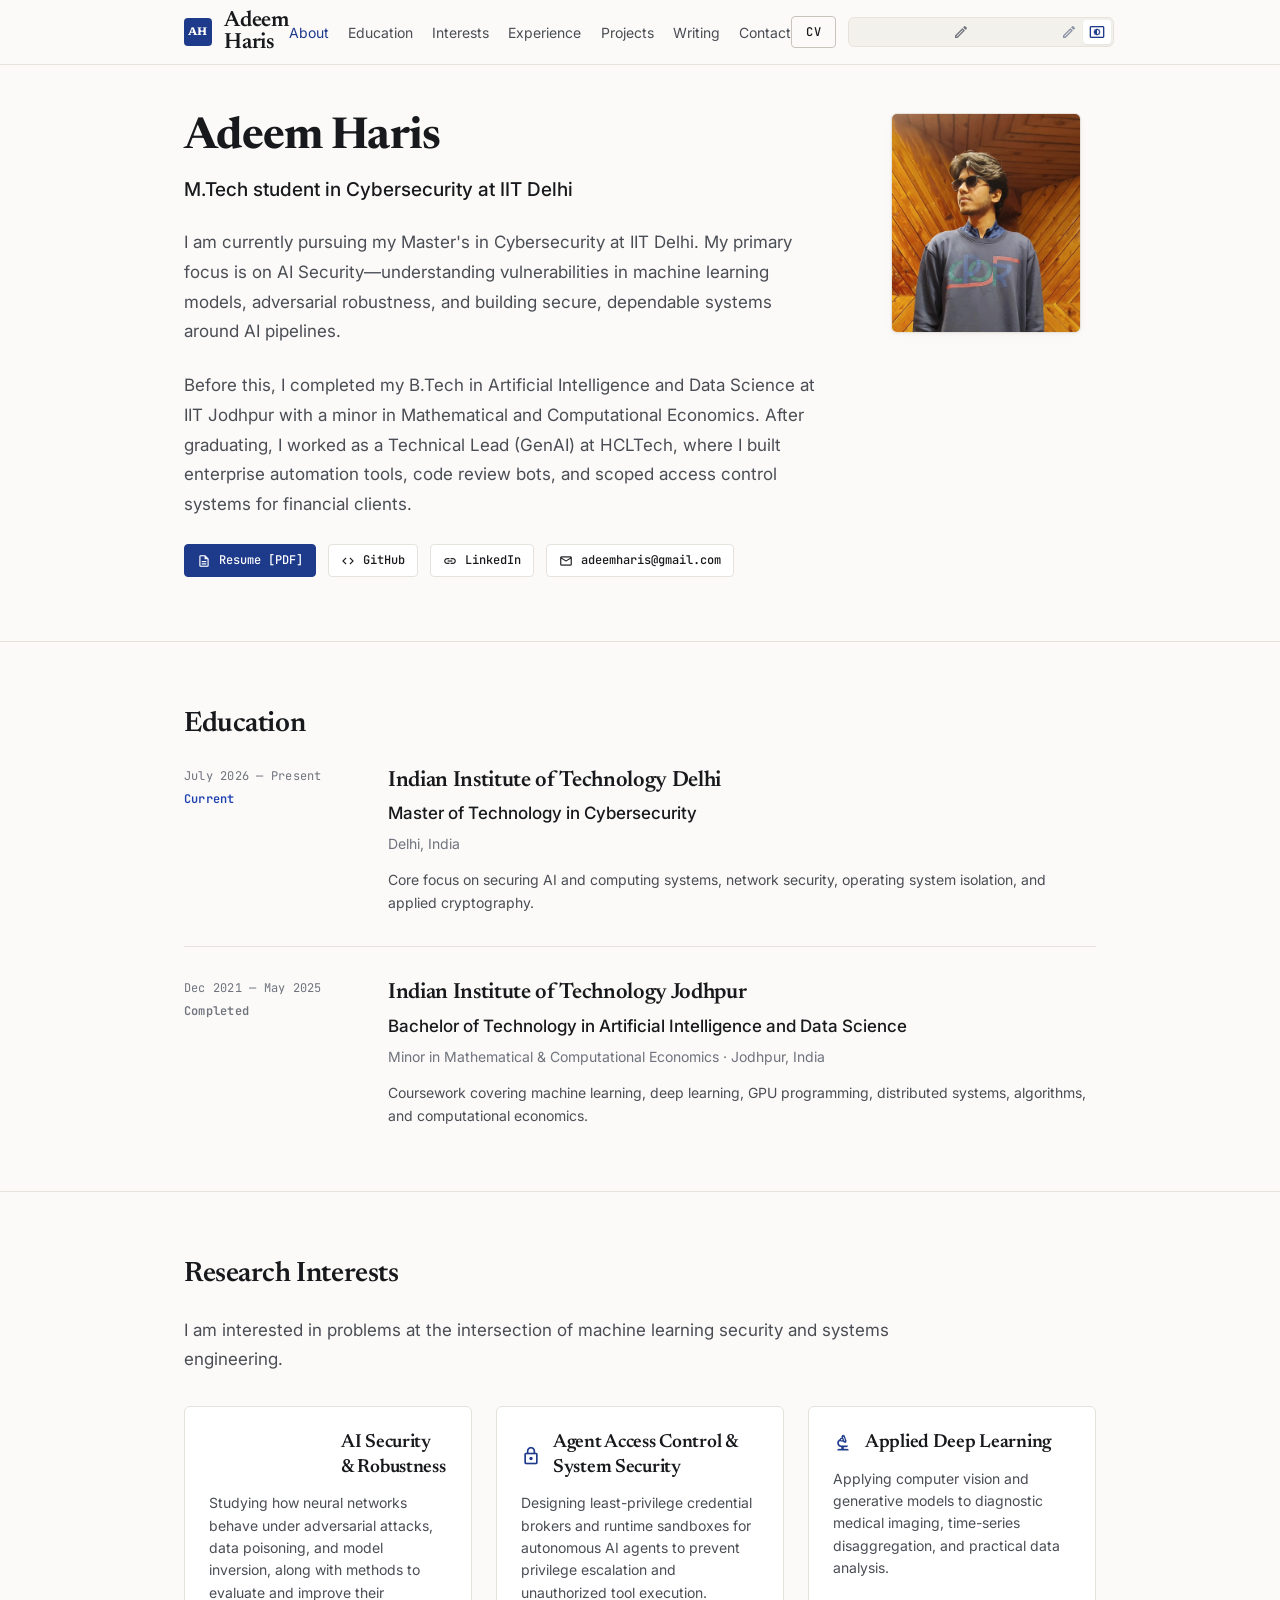
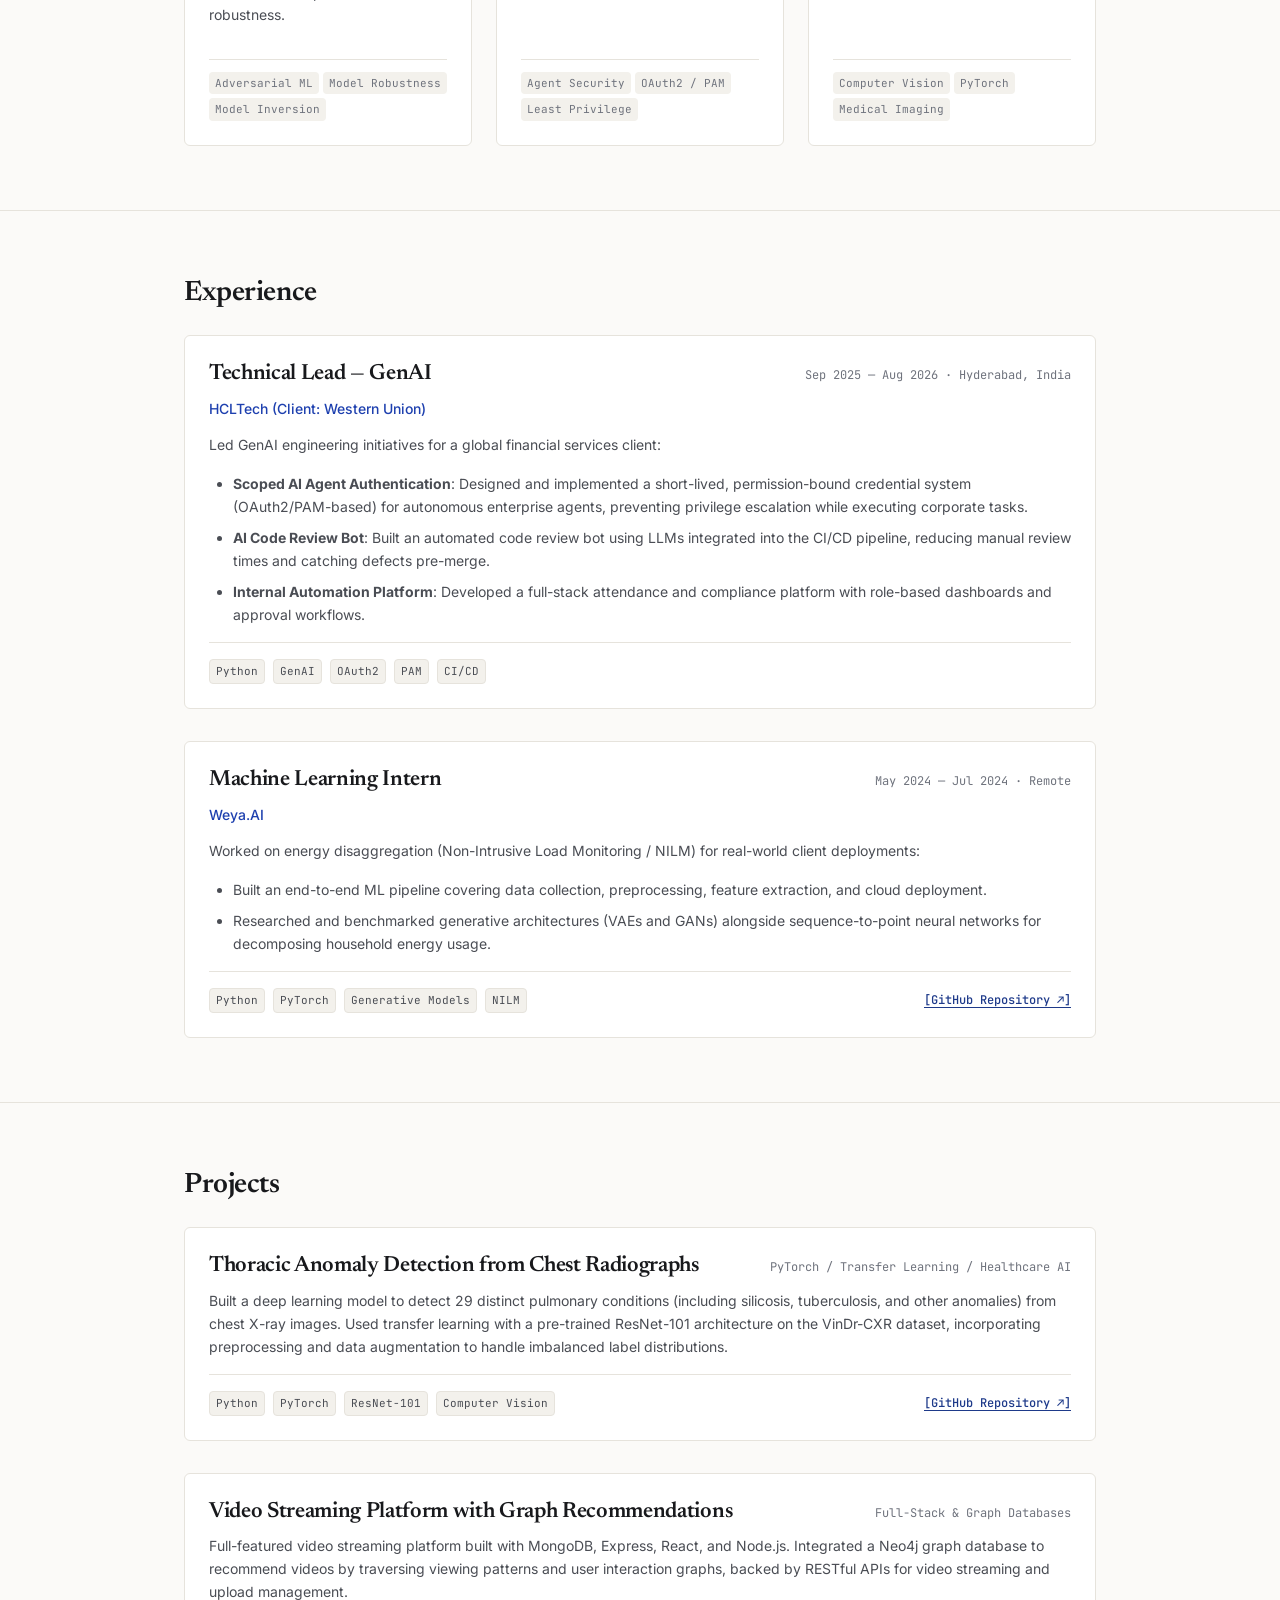
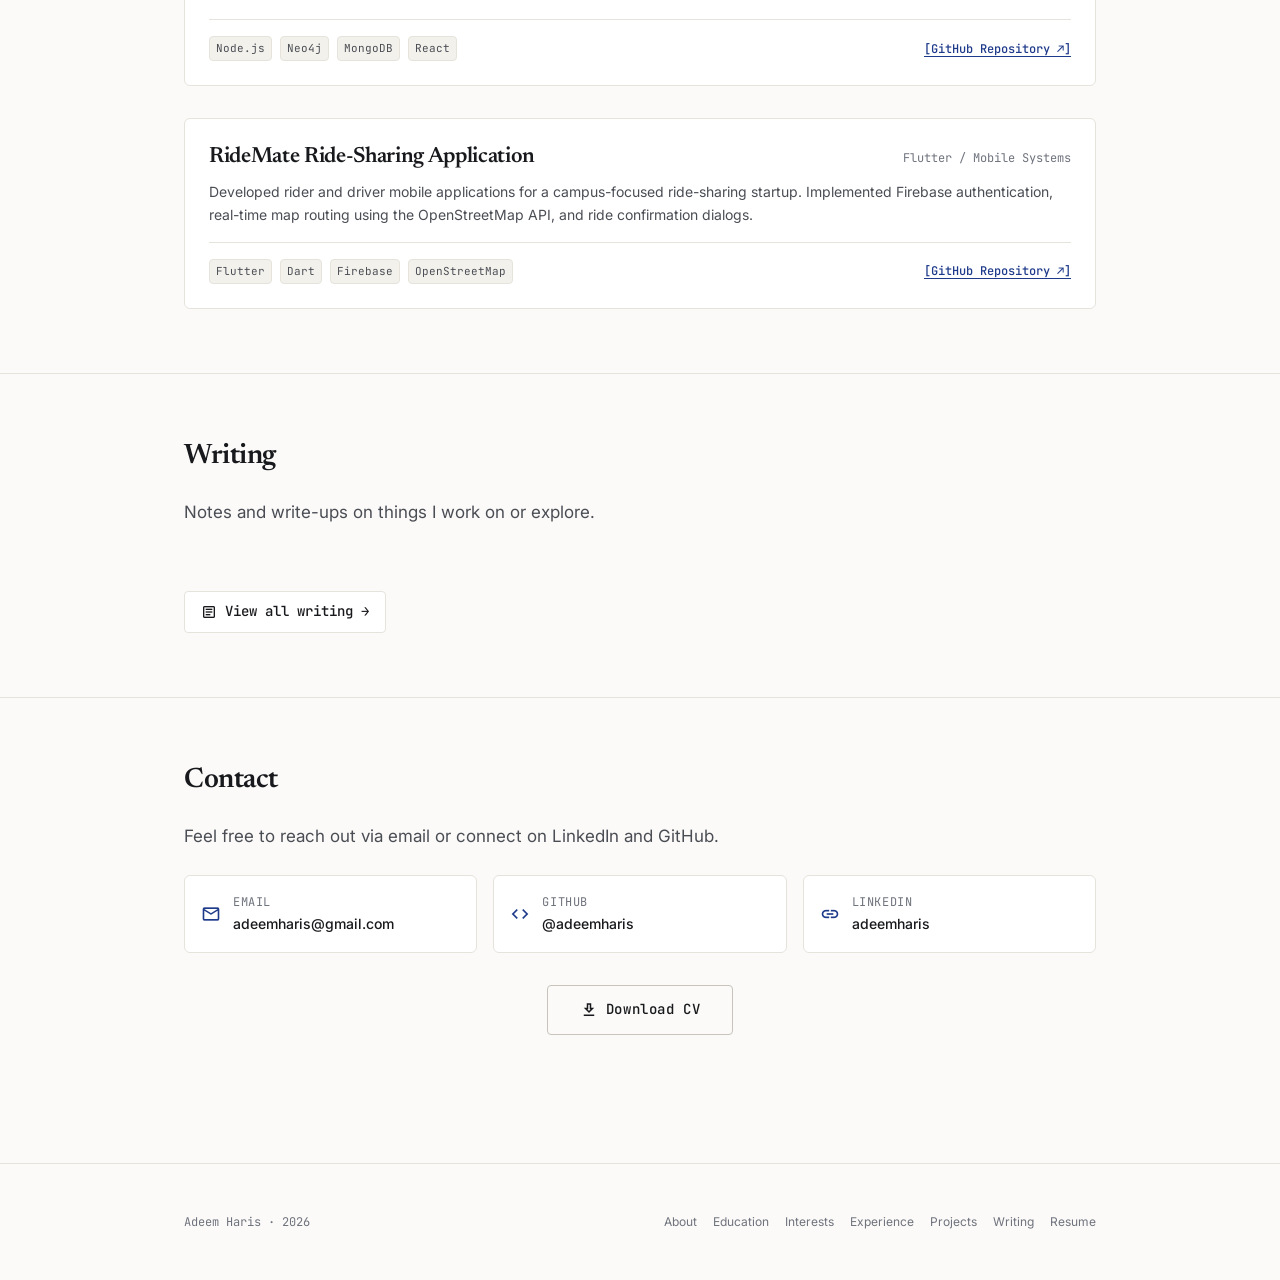
<file: index.html>
<!DOCTYPE html>
<html lang="en">

<head>
    <meta charset="UTF-8">
    <meta name="viewport" content="width=device-width, initial-scale=1.0">
    <title>Adeem Haris</title>
    <meta name="description"
        content="Personal website of Adeem Haris. Postgraduate student in Cybersecurity at IIT Delhi with a background in AI and systems engineering.">
    <link rel="canonical" href="https://adeemharis.github.io/">

    <!-- Open Graph / Social Previews -->
    <meta property="og:title" content="Adeem Haris">
    <meta property="og:description"
        content="Personal website of Adeem Haris. Postgraduate student in Cybersecurity at IIT Delhi with a background in AI and systems engineering.">
    <meta property="og:image" content="https://adeemharis.github.io/assets/profile.jpg">
    <meta property="og:type" content="website">
    <meta property="og:url" content="https://adeemharis.github.io/">
    <meta name="twitter:card" content="summary">

    <!-- Favicon -->
    <link rel="icon" type="image/svg+xml" href="favicon.svg">
    <link rel="icon" type="image/png" sizes="64x64" href="favicon.png">
    <link rel="apple-touch-icon" sizes="180x180" href="apple-touch-icon.png">

    <!-- Typography -->
    <link rel="preconnect" href="https://fonts.googleapis.com">
    <link rel="preconnect" href="https://fonts.gstatic.com" crossorigin>
    <link
        href="https://fonts.googleapis.com/css2?family=Inter:wght@400;500;600&family=JetBrains+Mono:wght@400;500;600&family=Newsreader:ital,opsz,wght@0,6..72,400..700;1,6..72,400..700&display=swap"
        rel="stylesheet">
    <link href="https://fonts.googleapis.com/icon?family=Material+Icons+Outlined" rel="stylesheet">
    <link rel="stylesheet" href="style.css">
    <script src="theme.js"></script>
</head>

<body>
    <a href="#mainContent" class="skip-link">Skip to main content</a>

    <!-- ======= Navigation ======= -->
    <header id="navbar">
        <div class="nav-container">
            <a href="#about" class="nav-brand">
                <span class="nav-brand-logo" aria-hidden="true">AH</span>
                <span class="nav-brand-name">Adeem Haris</span>
            </a>
            <ul class="nav-menu" id="navMenu">
                <li><a href="#about">About</a></li>
                <li><a href="#education">Education</a></li>
                <li><a href="#interests">Interests</a></li>
                <li><a href="#experience">Experience</a></li>
                <li><a href="#projects">Projects</a></li>
                <li><a href="#writing">Writing</a></li>
                <li><a href="#contact">Contact</a></li>
            </ul>
            <div class="nav-actions">
                <a href="Resume_Adeem_IITD.pdf" target="_blank" rel="noopener" class="nav-resume-btn">CV</a>
                <div class="theme-toggle-group" role="group" aria-label="Theme preference">
                    <button class="theme-toggle-btn" data-theme="light" title="Light Theme" aria-label="Light Theme">
                        <span class="material-icons-outlined">light_mode</span>
                    </button>
                    <button class="theme-toggle-btn" data-theme="dark" title="Dark Theme" aria-label="Dark Theme">
                        <span class="material-icons-outlined">dark_mode</span>
                    </button>
                    <button class="theme-toggle-btn" data-theme="system" title="System Theme" aria-label="System Theme">
                        <span class="material-icons-outlined">settings_brightness</span>
                    </button>
                </div>
                <button class="nav-toggle-btn" id="navToggle" aria-label="Toggle navigation menu">
                    <span class="material-icons-outlined">menu</span>
                </button>
            </div>
        </div>
    </header>

    <main id="mainContent">
        <!-- ======= About / Intro ======= -->
        <section id="about" class="section hero-section">
            <div class="container">
                <div class="hero-grid">
                    <div class="hero-primary">
                        <h1 class="hero-name">Adeem Haris</h1>
                        <p class="hero-affiliation">
                            M.Tech student in Cybersecurity at IIT Delhi
                        </p>
                        <p class="hero-bio">
                            I am currently pursuing my Master's in Cybersecurity at IIT Delhi. My primary focus is on
                            AI Security—understanding vulnerabilities in machine learning models, adversarial robustness,
                            and building secure, dependable systems around AI pipelines.
                        </p>
                        <p class="hero-bio">
                            Before this, I completed my B.Tech in Artificial Intelligence and Data Science at IIT Jodhpur
                            with a minor in Mathematical and Computational Economics. After graduating, I worked as a
                            Technical Lead (GenAI) at HCLTech, where I built enterprise automation tools, code review
                            bots, and scoped access control systems for financial clients.
                        </p>
                        <div class="hero-links">
                            <a href="Resume_Adeem_IITD.pdf" class="badge-pill badge-primary" target="_blank" rel="noopener">
                                <span class="material-icons-outlined">description</span> Resume [PDF]
                            </a>
                            <a href="https://github.com/adeemharis" class="badge-pill" target="_blank" rel="noopener">
                                <span class="material-icons-outlined">code</span> GitHub
                            </a>
                            <a href="https://www.linkedin.com/in/adeemharis/" class="badge-pill" target="_blank" rel="noopener">
                                <span class="material-icons-outlined">link</span> LinkedIn
                            </a>
                            <a href="mailto:adeemharis@gmail.com" class="badge-pill">
                                <span class="material-icons-outlined">mail</span> adeemharis@gmail.com
                            </a>
                        </div>
                    </div>
                    <div class="hero-portrait">
                        <div class="portrait-wrapper">
                            <img src="assets/profile.jpg" alt="Adeem Haris" class="portrait-img" loading="eager">
                        </div>
                    </div>
                </div>
            </div>
        </section>

        <!-- ======= Education ======= -->
        <section id="education" class="section">
            <div class="container">
                <h2 class="section-title">Education</h2>

                <div class="education-list">
                    <!-- IIT Delhi -->
                    <div class="education-item">
                        <div class="education-dates">
                            <span>July 2026 — Present</span>
                            <span class="education-status">Current</span>
                        </div>
                        <div class="education-details">
                            <h3>Indian Institute of Technology Delhi</h3>
                            <div class="education-degree">Master of Technology in Cybersecurity</div>
                            <div class="education-subdegree">Delhi, India</div>
                            <p class="education-desc">
                                Core focus on securing AI and computing systems, network security, operating system
                                isolation, and applied cryptography.
                            </p>
                        </div>
                    </div>

                    <!-- IIT Jodhpur -->
                    <div class="education-item">
                        <div class="education-dates">
                            <span>Dec 2021 — May 2025</span>
                            <span class="education-status" style="color:var(--text-muted);">Completed</span>
                        </div>
                        <div class="education-details">
                            <h3>Indian Institute of Technology Jodhpur</h3>
                            <div class="education-degree">Bachelor of Technology in Artificial Intelligence and Data Science</div>
                            <div class="education-subdegree">Minor in Mathematical &amp; Computational Economics · Jodhpur, India</div>
                            <p class="education-desc">
                                Coursework covering machine learning, deep learning, GPU programming, distributed
                                systems, algorithms, and computational economics.
                            </p>
                        </div>
                    </div>
                </div>
            </div>
        </section>

        <!-- ======= Research Interests ======= -->
        <section id="interests" class="section">
            <div class="container">
                <h2 class="section-title">Research Interests</h2>
                <p style="font-size: var(--text-base); color: var(--text-secondary); max-width: var(--prose-max-width); margin-bottom: var(--space-8);">
                    I am interested in problems at the intersection of machine learning security and systems engineering.
                </p>

                <div class="interests-grid">
                    <!-- Interest 1 -->
                    <div class="interest-card">
                        <div class="interest-card-header">
                            <span class="material-icons-outlined">shield</span>
                            <h3>AI Security &amp; Robustness</h3>
                        </div>
                        <p>
                            Studying how neural networks behave under adversarial attacks, data poisoning, and model inversion,
                            along with methods to evaluate and improve their robustness.
                        </p>
                        <div class="interest-tags">
                            <span class="interest-tag">Adversarial ML</span>
                            <span class="interest-tag">Model Robustness</span>
                            <span class="interest-tag">Model Inversion</span>
                        </div>
                    </div>

                    <!-- Interest 2 -->
                    <div class="interest-card">
                        <div class="interest-card-header">
                            <span class="material-icons-outlined">lock</span>
                            <h3>Agent Access Control &amp; System Security</h3>
                        </div>
                        <p>
                            Designing least-privilege credential brokers and runtime sandboxes for autonomous AI agents
                            to prevent privilege escalation and unauthorized tool execution.
                        </p>
                        <div class="interest-tags">
                            <span class="interest-tag">Agent Security</span>
                            <span class="interest-tag">OAuth2 / PAM</span>
                            <span class="interest-tag">Least Privilege</span>
                        </div>
                    </div>

                    <!-- Interest 3 -->
                    <div class="interest-card">
                        <div class="interest-card-header">
                            <span class="material-icons-outlined">biotech</span>
                            <h3>Applied Deep Learning</h3>
                        </div>
                        <p>
                            Applying computer vision and generative models to diagnostic medical imaging, time-series
                            disaggregation, and practical data analysis.
                        </p>
                        <div class="interest-tags">
                            <span class="interest-tag">Computer Vision</span>
                            <span class="interest-tag">PyTorch</span>
                            <span class="interest-tag">Medical Imaging</span>
                        </div>
                    </div>
                </div>
            </div>
        </section>

        <!-- ======= Experience ======= -->
        <section id="experience" class="section">
            <div class="container">
                <h2 class="section-title">Experience</h2>

                <div class="work-list">
                    <!-- Experience 1: HCLTech -->
                    <article class="work-item">
                        <div class="work-header">
                            <h3 class="work-title">Technical Lead — GenAI</h3>
                            <span class="work-meta">Sep 2025 — Aug 2026 · Hyderabad, India</span>
                        </div>
                        <div class="work-role">HCLTech (Client: Western Union)</div>
                        <p class="work-summary">
                            Led GenAI engineering initiatives for a global financial services client:
                        </p>
                        <ul style="margin: 0 0 var(--space-4) var(--space-6); font-size: var(--text-sm); line-height: 1.65; color: var(--text-secondary);">
                            <li style="margin-bottom: var(--space-2);">
                                <strong>Scoped AI Agent Authentication</strong>: Designed and implemented a short-lived, permission-bound credential system (OAuth2/PAM-based) for autonomous enterprise agents, preventing privilege escalation while executing corporate tasks.
                            </li>
                            <li style="margin-bottom: var(--space-2);">
                                <strong>AI Code Review Bot</strong>: Built an automated code review bot using LLMs integrated into the CI/CD pipeline, reducing manual review times and catching defects pre-merge.
                            </li>
                            <li style="margin-bottom: var(--space-2);">
                                <strong>Internal Automation Platform</strong>: Developed a full-stack attendance and compliance platform with role-based dashboards and approval workflows.
                            </li>
                        </ul>
                        <div class="work-footer">
                            <div class="work-tech">
                                <span class="tech-chip">Python</span>
                                <span class="tech-chip">GenAI</span>
                                <span class="tech-chip">OAuth2</span>
                                <span class="tech-chip">PAM</span>
                                <span class="tech-chip">CI/CD</span>
                            </div>
                        </div>
                    </article>

                    <!-- Experience 2: Weya.AI -->
                    <article class="work-item">
                        <div class="work-header">
                            <h3 class="work-title">Machine Learning Intern</h3>
                            <span class="work-meta">May 2024 — Jul 2024 · Remote</span>
                        </div>
                        <div class="work-role">Weya.AI</div>
                        <p class="work-summary">
                            Worked on energy disaggregation (Non-Intrusive Load Monitoring / NILM) for real-world client deployments:
                        </p>
                        <ul style="margin: 0 0 var(--space-4) var(--space-6); font-size: var(--text-sm); line-height: 1.65; color: var(--text-secondary);">
                            <li style="margin-bottom: var(--space-2);">
                                Built an end-to-end ML pipeline covering data collection, preprocessing, feature extraction, and cloud deployment.
                            </li>
                            <li style="margin-bottom: var(--space-2);">
                                Researched and benchmarked generative architectures (VAEs and GANs) alongside sequence-to-point neural networks for decomposing household energy usage.
                            </li>
                        </ul>
                        <div class="work-footer">
                            <div class="work-tech">
                                <span class="tech-chip">Python</span>
                                <span class="tech-chip">PyTorch</span>
                                <span class="tech-chip">Generative Models</span>
                                <span class="tech-chip">NILM</span>
                            </div>
                            <a href="https://github.com/adeemharis/NILM" target="_blank" rel="noopener" class="work-link">
                                [GitHub Repository ↗]
                            </a>
                        </div>
                    </article>
                </div>
            </div>
        </section>

        <!-- ======= Projects ======= -->
        <section id="projects" class="section">
            <div class="container">
                <h2 class="section-title">Projects</h2>

                <div class="work-list">

                    <!-- Project 1: Silicosis Detection -->
                    <article class="work-item">
                        <div class="work-header">
                            <h3 class="work-title">Thoracic Anomaly Detection from Chest Radiographs</h3>
                            <span class="work-meta">PyTorch / Transfer Learning / Healthcare AI</span>
                        </div>
                        <p class="work-summary">
                            Built a deep learning model to detect 29 distinct pulmonary conditions (including silicosis, tuberculosis, and other anomalies)
                            from chest X-ray images. Used transfer learning with a pre-trained ResNet-101 architecture on the VinDr-CXR dataset,
                            incorporating preprocessing and data augmentation to handle imbalanced label distributions.
                        </p>
                        <div class="work-footer">
                            <div class="work-tech">
                                <span class="tech-chip">Python</span>
                                <span class="tech-chip">PyTorch</span>
                                <span class="tech-chip">ResNet-101</span>
                                <span class="tech-chip">Computer Vision</span>
                            </div>
                            <a href="https://github.com/adeemharis/silico" target="_blank" rel="noopener" class="work-link">
                                [GitHub Repository ↗]
                            </a>
                        </div>
                    </article>

                    <!-- Project 2: Video Streaming Platform -->
                    <article class="work-item">
                        <div class="work-header">
                            <h3 class="work-title">Video Streaming Platform with Graph Recommendations</h3>
                            <span class="work-meta">Full-Stack &amp; Graph Databases</span>
                        </div>
                        <p class="work-summary">
                            Full-featured video streaming platform built with MongoDB, Express, React, and Node.js. Integrated a Neo4j graph database
                            to recommend videos by traversing viewing patterns and user interaction graphs, backed by RESTful APIs for video streaming
                            and upload management.
                        </p>
                        <div class="work-footer">
                            <div class="work-tech">
                                <span class="tech-chip">Node.js</span>
                                <span class="tech-chip">Neo4j</span>
                                <span class="tech-chip">MongoDB</span>
                                <span class="tech-chip">React</span>
                            </div>
                            <a href="https://github.com/adeemharis/video-streaming" target="_blank" rel="noopener" class="work-link">
                                [GitHub Repository ↗]
                            </a>
                        </div>
                    </article>

                    <!-- Project 3: RideMate -->
                    <article class="work-item">
                        <div class="work-header">
                            <h3 class="work-title">RideMate Ride-Sharing Application</h3>
                            <span class="work-meta">Flutter / Mobile Systems</span>
                        </div>
                        <p class="work-summary">
                            Developed rider and driver mobile applications for a campus-focused ride-sharing startup. Implemented Firebase
                            authentication, real-time map routing using the OpenStreetMap API, and ride confirmation dialogs.
                        </p>
                        <div class="work-footer">
                            <div class="work-tech">
                                <span class="tech-chip">Flutter</span>
                                <span class="tech-chip">Dart</span>
                                <span class="tech-chip">Firebase</span>
                                <span class="tech-chip">OpenStreetMap</span>
                            </div>
                            <a href="https://github.com/adeemharis/ridemate" target="_blank" rel="noopener" class="work-link">
                                [GitHub Repository ↗]
                            </a>
                        </div>
                    </article>
                </div>
            </div>
        </section>

        <!-- ======= Writing ======= -->
        <section id="writing" class="section">
            <div class="container">
                <h2 class="section-title">Writing</h2>
                <p style="font-size: var(--text-base); color: var(--text-secondary); max-width: var(--prose-max-width); margin-bottom: var(--space-8);">
                    Notes and write-ups on things I work on or explore.
                </p>

                <div class="articles-list">
                    <!-- <article class="article-card">
                        <div class="article-card-meta">
                            <span><time datetime="2026-10-27">October 27, 2026</time></span>
                            <span>•</span>
                            <span class="article-card-category">Philosophy</span>
                            <span>•</span>
                            <span>35 min read</span>
                        </div>
                        <h3 class="article-card-title">
                            <a href="articles/universe-awakening-to-itself.html">The Universe Awakening to Itself</a>
                        </h3>
                        <p class="article-card-excerpt">
                            What if the deepest transformation humanity could undergo coincided with the emergence of artificial intelligence? An essay on nonduality, AI, and the possibility of a new civilisation.
                        </p>
                        <div class="article-card-footer">
                            <div style="display: flex; gap: var(--space-2); flex-wrap: wrap;">
                                <span class="tech-chip">Philosophy</span>
                                <span class="tech-chip">AI</span>
                                <span class="tech-chip">Nonduality</span>
                            </div>
                            <span class="article-read-more">Read essay →</span>
                        </div>
                    </article> -->
                </div>

                <div style="margin-top: var(--space-8);">
                    <a href="blogs.html" class="badge-pill" style="font-size: var(--text-sm); padding: 0.5rem 1rem;">
                        <span class="material-icons-outlined" style="font-size: 16px;">article</span>
                        View all writing →
                    </a>
                </div>
            </div>
        </section>

        <!-- ======= Contact ======= -->
        <section id="contact" class="section">
            <div class="container">
                <h2 class="section-title">Contact</h2>
                <p style="font-size: var(--text-base); color: var(--text-secondary); max-width: var(--prose-max-width);">
                    Feel free to reach out via email or connect on LinkedIn and GitHub.
                </p>

                <div class="contact-grid">
                    <a href="mailto:adeemharis@gmail.com" class="contact-card">
                        <span class="material-icons-outlined contact-card-icon">mail</span>
                        <div>
                            <span class="contact-card-label">Email</span>
                            <span class="contact-card-val">adeemharis@gmail.com</span>
                        </div>
                    </a>

                    <a href="https://github.com/adeemharis" target="_blank" rel="noopener" class="contact-card">
                        <span class="material-icons-outlined contact-card-icon">code</span>
                        <div>
                            <span class="contact-card-label">GitHub</span>
                            <span class="contact-card-val">@adeemharis</span>
                        </div>
                    </a>

                    <a href="https://www.linkedin.com/in/adeemharis/" target="_blank" rel="noopener" class="contact-card">
                        <span class="material-icons-outlined contact-card-icon">link</span>
                        <div>
                            <span class="contact-card-label">LinkedIn</span>
                            <span class="contact-card-val">adeemharis</span>
                        </div>
                    </a>
                </div>

                <div class="contact-resume">
                    <a href="Resume_Adeem_IITD.pdf" target="_blank" rel="noopener" class="contact-resume-btn">
                        <span class="material-icons-outlined">download</span>
                        Download CV
                    </a>
                </div>
            </div>
        </section>
    </main>

    <!-- ======= Footer ======= -->
    <footer id="footer">
        <div class="container footer-content">
            <div class="footer-colophon">
                Adeem Haris · 2026
            </div>
            <div class="footer-links">
                <a href="#about">About</a>
                <a href="#education">Education</a>
                <a href="#interests">Interests</a>
                <a href="#experience">Experience</a>
                <a href="#projects">Projects</a>
                <a href="blogs.html">Writing</a>
                <a href="Resume_Adeem_IITD.pdf" target="_blank" rel="noopener">Resume</a>
            </div>
        </div>
    </footer>

    <!-- Client Interactions -->
    <script src="script.js"></script>
    <!-- Analytics -->
    <script data-goatcounter="https://adeemharis.goatcounter.com/count"
        async src="//gc.zgo.at/count.js"></script>
</body>

</html>
</file>
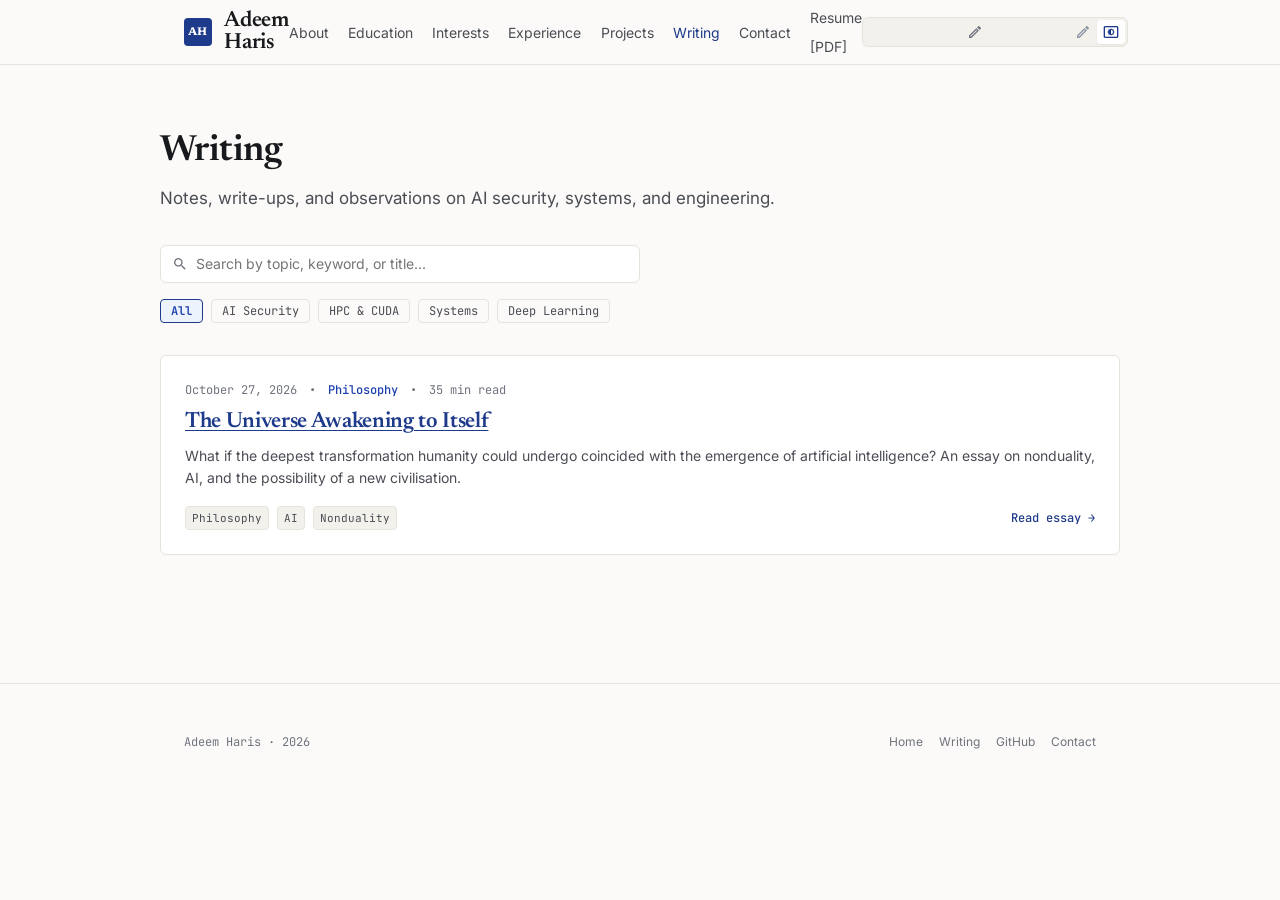
<file: blog.html>
<!DOCTYPE html>
<html lang="en">
<head>
    <meta charset="UTF-8">
    <meta name="viewport" content="width=device-width, initial-scale=1.0">
    <title>Redirecting — Adeem Haris</title>
    <link rel="canonical" href="https://adeemharis.github.io/blogs.html">
    <meta http-equiv="refresh" content="0; url=blogs.html">
    <script>
        const params = new URLSearchParams(window.location.search);
        const id = params.get('id');
        if (id) {
            window.location.replace(`articles/${encodeURIComponent(id)}.html`);
        } else {
            window.location.replace('blogs.html');
        }
    </script>
</head>
<body style="font-family: sans-serif; padding: 40px; text-align: center; color: #4a4d54;">
    <p>Redirecting to <a href="blogs.html">Writing &amp; Research Notes</a>...</p>
</body>
</html>
</file>
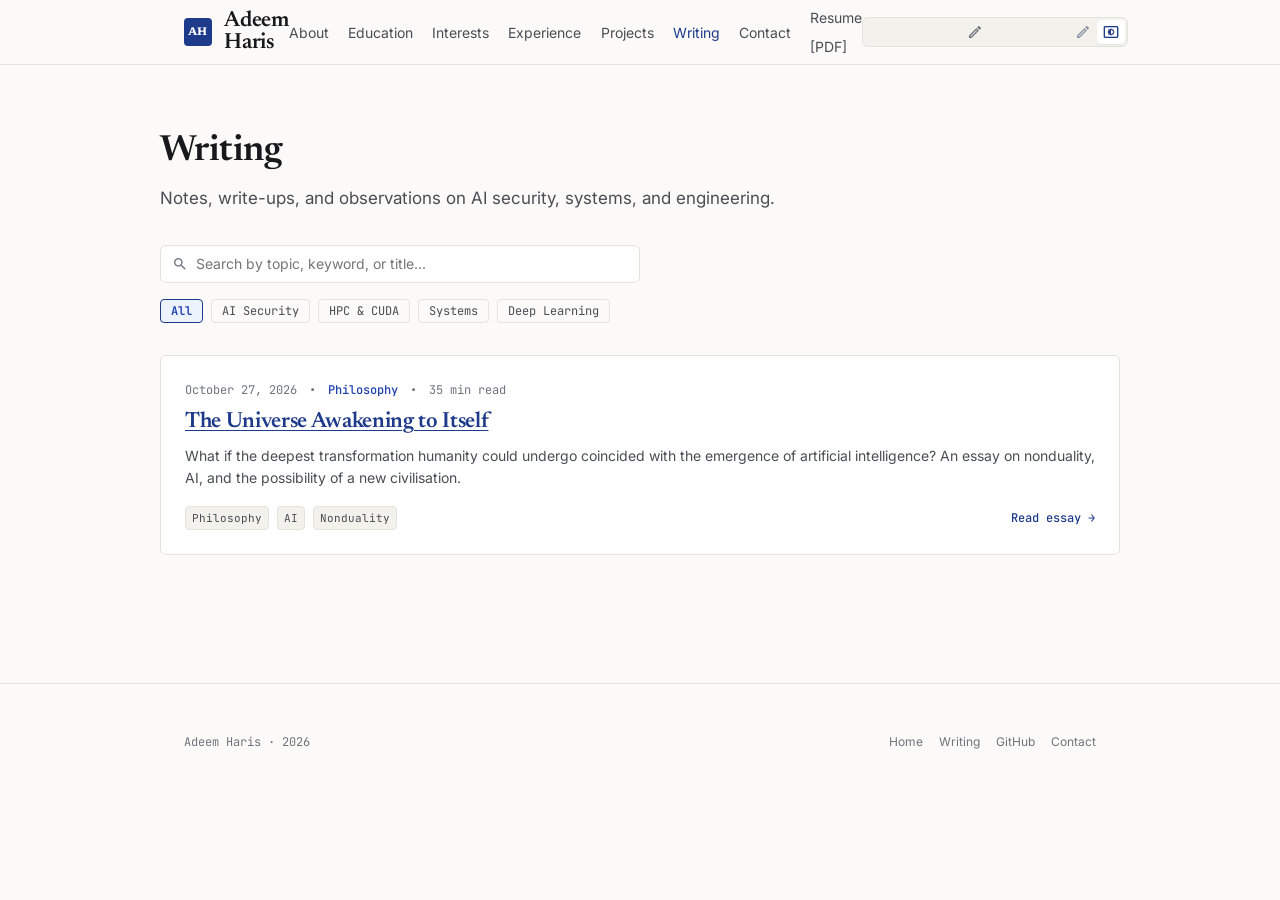
<file: blogs.html>
<!DOCTYPE html>
<html lang="en">
<head>
    <meta charset="UTF-8">
    <meta name="viewport" content="width=device-width, initial-scale=1.0">
    <title>Writing — Adeem Haris</title>
    <meta name="description" content="Technical notes, tutorials, and write-ups by Adeem Haris on AI Security, high-performance computing, and systems engineering.">
    <link rel="canonical" href="https://adeemharis.github.io/blogs.html">
    
    <!-- Open Graph / Social Previews -->
    <meta property="og:title" content="Writing — Adeem Haris">
    <meta property="og:description" content="Technical notes, tutorials, and write-ups on AI Security, high-performance computing, and systems engineering.">
    <meta property="og:type" content="website">
    <meta property="og:url" content="https://adeemharis.github.io/blogs.html">

    <!-- Favicon -->
    <link rel="icon" type="image/svg+xml" href="favicon.svg">
    <link rel="icon" type="image/png" sizes="64x64" href="favicon.png">
    <link rel="apple-touch-icon" sizes="180x180" href="apple-touch-icon.png">

    <!-- Typography -->
    <link rel="preconnect" href="https://fonts.googleapis.com">
    <link rel="preconnect" href="https://fonts.gstatic.com" crossorigin>
    <link href="https://fonts.googleapis.com/css2?family=Inter:wght@400;500;600&family=JetBrains+Mono:wght@400;500;600&family=Newsreader:ital,opsz,wght@0,6..72,400..700;1,6..72,400..700&display=swap" rel="stylesheet">
    <link href="https://fonts.googleapis.com/icon?family=Material+Icons+Outlined" rel="stylesheet">
    <link rel="stylesheet" href="style.css">
    <script src="theme.js"></script>
</head>
<body>
    <a href="#mainContent" class="skip-link">Skip to writing archive</a>

    <!-- ======= Navigation ======= -->
    <header id="navbar">
        <div class="nav-container">
            <a href="index.html" class="nav-brand">
                <span class="nav-brand-logo" aria-hidden="true">AH</span>
                <span class="nav-brand-name">Adeem Haris</span>
            </a>
            <ul class="nav-menu" id="navMenu">
                <li><a href="index.html#about">About</a></li>
                <li><a href="index.html#education">Education</a></li>
                <li><a href="index.html#interests">Interests</a></li>
                <li><a href="index.html#experience">Experience</a></li>
                <li><a href="index.html#projects">Projects</a></li>
                <li><a href="blogs.html" class="active">Writing</a></li>
                <li><a href="index.html#contact">Contact</a></li>
                <li><a href="Resume_Adeem_IITD.pdf" target="_blank" rel="noopener">Resume [PDF]</a></li>
            </ul>
            <div class="nav-actions">
                <div class="theme-toggle-group" role="group" aria-label="Theme preference">
                    <button class="theme-toggle-btn" data-theme="light" title="Light Theme" aria-label="Light Theme">
                        <span class="material-icons-outlined">light_mode</span>
                    </button>
                    <button class="theme-toggle-btn" data-theme="dark" title="Dark Theme" aria-label="Dark Theme">
                        <span class="material-icons-outlined">dark_mode</span>
                    </button>
                    <button class="theme-toggle-btn" data-theme="system" title="System Theme" aria-label="System Theme">
                        <span class="material-icons-outlined">settings_brightness</span>
                    </button>
                </div>
                <button class="nav-toggle-btn" id="navToggle" aria-label="Toggle navigation menu">
                    <span class="material-icons-outlined">menu</span>
                </button>
            </div>
        </div>
    </header>

    <!-- ======= Main Archive Container ======= -->
    <main class="container section" id="mainContent">
        <header style="margin-bottom: var(--space-8);">
            <h1 class="section-title" style="font-size: var(--text-2xl); margin-bottom: var(--space-2);">Writing</h1>
            <p style="font-size: var(--text-base); color: var(--text-secondary); max-width: var(--prose-max-width);">
                Notes, write-ups, and observations on AI security, systems, and engineering.
            </p>
        </header>

        <!-- Search & Filter Controls -->
        <div class="filter-bar" role="search" aria-label="Filter writing archive">
            <div class="search-input-wrapper">
                <span class="material-icons-outlined search-icon" aria-hidden="true">search</span>
                <input type="search" id="articleSearch" class="search-input" placeholder="Search by topic, keyword, or title..." aria-label="Search articles">
            </div>
            <div class="filter-chips" id="filterChips">
                <button class="filter-chip active" data-filter="all">All</button>
                <button class="filter-chip" data-filter="AI Security">AI Security</button>
                <button class="filter-chip" data-filter="High Performance Computing">HPC & CUDA</button>
                <button class="filter-chip" data-filter="Systems">Systems</button>
                <button class="filter-chip" data-filter="Deep Learning">Deep Learning</button>
            </div>
        </div>

        <!-- Articles List (Static-First Baseline) -->
        <div class="articles-list" id="articlesList">
            <article class="article-card" data-category="Philosophy" data-tags="Philosophy AI Nonduality Society Advaita Vedanta">
                <div class="article-card-meta">
                    <span><time datetime="2026-10-27">October 27, 2026</time></span>
                    <span>•</span>
                    <span class="article-card-category">Philosophy</span>
                    <span>•</span>
                    <span>35 min read</span>
                </div>
                <h2 class="article-card-title">
                    <a href="articles/universe-awakening-to-itself.html">The Universe Awakening to Itself</a>
                </h2>
                <p class="article-card-excerpt">
                    What if the deepest transformation humanity could undergo coincided with the emergence of artificial intelligence? An essay on nonduality, AI, and the possibility of a new civilisation.
                </p>
                <div class="article-card-footer">
                    <div style="display: flex; gap: var(--space-2); flex-wrap: wrap;">
                        <span class="tech-chip">Philosophy</span>
                        <span class="tech-chip">AI</span>
                        <span class="tech-chip">Nonduality</span>
                    </div>
                    <span class="article-read-more">Read essay →</span>
                </div>
            </article>
        </div>

        <!-- Empty State -->
        <p id="noResultsMessage" style="display: none; padding: var(--space-12) 0; text-align: center; color: var(--text-muted); font-family: var(--font-mono); font-size: var(--text-sm);">
            No articles match the specified search query or category filter.
        </p>
    </main>

    <!-- ======= Footer ======= -->
    <footer id="footer">
        <div class="container footer-content">
            <div class="footer-colophon">
                Adeem Haris · 2026
            </div>
            <div class="footer-links">
                <a href="index.html">Home</a>
                <a href="blogs.html">Writing</a>
                <a href="https://github.com/adeemharis" target="_blank" rel="noopener">GitHub</a>
                <a href="mailto:adeemharis@gmail.com">Contact</a>
            </div>
        </div>
    </footer>

    <!-- Filter & Mobile Nav Script -->
    <script>
        const navToggle = document.getElementById('navToggle');
        const navMenu = document.getElementById('navMenu');
        if (navToggle && navMenu) {
            navToggle.addEventListener('click', () => {
                navMenu.classList.toggle('active');
            });
        }

        const searchInput = document.getElementById('articleSearch');
        const filterChips = document.querySelectorAll('.filter-chip');
        const articles = document.querySelectorAll('.article-card');
        const noResults = document.getElementById('noResultsMessage');

        let activeFilter = 'all';
        let searchQuery = '';

        function applyFilter() {
            let visibleCount = 0;
            articles.forEach(card => {
                const title = card.querySelector('.article-card-title').textContent.toLowerCase();
                const excerpt = card.querySelector('.article-card-excerpt').textContent.toLowerCase();
                const category = card.getAttribute('data-category');
                const tags = card.getAttribute('data-tags').toLowerCase();

                const matchesFilter = activeFilter === 'all' || category === activeFilter || tags.includes(activeFilter.toLowerCase());
                const matchesSearch = !searchQuery || title.includes(searchQuery) || excerpt.includes(searchQuery) || tags.includes(searchQuery);

                if (matchesFilter && matchesSearch) {
                    card.style.display = 'block';
                    visibleCount++;
                } else {
                    card.style.display = 'none';
                }
            });

            noResults.style.display = visibleCount === 0 ? 'block' : 'none';
        }

        if (searchInput) {
            searchInput.addEventListener('input', (e) => {
                searchQuery = e.target.value.trim().toLowerCase();
                applyFilter();
            });
        }

        filterChips.forEach(chip => {
            chip.addEventListener('click', () => {
                filterChips.forEach(c => c.classList.remove('active'));
                chip.classList.add('active');
                activeFilter = chip.getAttribute('data-filter');
                applyFilter();
            });
        });
    </script>
    <!-- Analytics -->
    <script data-goatcounter="https://adeemharis.goatcounter.com/count"
        async src="//gc.zgo.at/count.js"></script>
</body>
</html>
</file>
<file: style.css>
/* ==========================================================================
   Adeem Haris — Academic Portfolio & Research Writing
   Design System: Restrained Academic & Editorial Typography
   Themes: Light (Warm Archival Ivory) & Dark (Deep Obsidian Slate)
   ========================================================================== */

/* --------------------------------------------------------------------------
   1. Design Tokens & Custom Properties
   -------------------------------------------------------------------------- */
:root {
    /* Typographic Families */
    --font-serif: "Newsreader", "Source Serif 4", "Charter", "Georgia", serif;
    --font-sans: "Inter", -apple-system, BlinkMacSystemFont, "Segoe UI", Roboto, sans-serif;
    --font-mono: "JetBrains Mono", "SF Mono", "Fira Code", monospace;

    /* Typographic Scale (1.250 Major Third) */
    --text-xs: 0.75rem;     /* 12px - metadata labels, tags */
    --text-sm: 0.875rem;    /* 14px - dates, captions, sub-meta */
    --text-base: 1.0625rem; /* 17px - optimal reading body */
    --text-md: 1.1875rem;   /* 19px - lead paragraphs */
    --text-lg: 1.375rem;    /* 22px - h3 */
    --text-xl: 1.75rem;     /* 28px - h2 */
    --text-2xl: 2.25rem;    /* 36px - h1 / major headers */
    --text-3xl: 2.75rem;    /* 44px - hero title */

    /* Spacing Scale (8pt grid foundation) */
    --space-1: 0.25rem;  /* 4px */
    --space-2: 0.5rem;   /* 8px */
    --space-3: 0.75rem;  /* 12px */
    --space-4: 1rem;     /* 16px */
    --space-6: 1.5rem;   /* 24px */
    --space-8: 2rem;     /* 32px */
    --space-12: 3rem;    /* 48px */
    --space-16: 4rem;    /* 64px */
    --space-20: 5rem;    /* 80px */
    --space-24: 6rem;    /* 96px */

    /* Structural Dimensions */
    --site-max-width: 960px;
    --prose-max-width: 68ch;
    --header-height: 64px;

    /* Radii & Transitions */
    --radius-sm: 4px;
    --radius-md: 6px;
    --radius-lg: 10px;
    --transition-fast: 140ms ease;
    --transition-base: 220ms ease;
}

/* ---------- Light Theme: Warm Archival Ivory ---------- */
:root,
[data-theme="light"] {
    --bg-base: #fbfaf8;          /* Warm archival ivory */
    --bg-surface: #ffffff;       /* Pure white surface */
    --bg-subtle: #f3f1ec;        /* Soft neutral stone */
    --bg-code: #f2efe9;          /* Neutral code block background */

    --text-primary: #18191c;     /* Deep printer's ink charcoal */
    --text-secondary: #4a4d54;   /* Scholarly graphite */
    --text-muted: #6f737d;       /* Muted neutral for dates & metadata */
    --text-faint: #9ea2ac;       /* Subtle section numbers */

    --border-subtle: #e6e3dc;    /* Hairline paper boundary */
    --border-strong: #c8c4bc;    /* Interactive boundary */
    --border-focus: #1e3a8a;     /* Accessible focus indicator */

    --accent: #1e3a8a;           /* Deep Oxford Academic Blue */
    --accent-hover: #172554;     /* Dark navy */
    --accent-subtle: #edf3fc;    /* Soft pale blue tint */
    --accent-text: #1e40af;      /* Legible blue text */

    --nav-bg: rgba(251, 250, 248, 0.92);
    --shadow-subtle: 0 1px 3px rgba(0, 0, 0, 0.04), 0 4px 12px rgba(0, 0, 0, 0.02);
    --badge-bg: #f2efe9;
    --badge-text: #37393d;

    color-scheme: light;
}

/* ---------- Dark Theme: Deep Obsidian Slate ---------- */
[data-theme="dark"] {
    --bg-base: #0f1115;          /* Deep obsidian slate */
    --bg-surface: #15181f;       /* Elevated academic surface */
    --bg-subtle: #1c202a;        /* Soft chip/pill tint */
    --bg-code: #161922;          /* Code container */

    --text-primary: #f2f4f8;     /* High-legibility off-white */
    --text-secondary: #9da3b2;   /* Cool slate secondary text */
    --text-muted: #8b93a4;       /* High-contrast neutral gray for metadata (6.1:1) */
    --text-faint: #626a7b;       /* Readable subtle section numbers */

    --border-subtle: #222631;    /* Low-contrast divider */
    --border-strong: #383f50;    /* Interactive border */
    --border-focus: #60a5fa;     /* Accessible focus indicator */

    --accent: #60a5fa;           /* Crisp cornflower academic blue */
    --accent-hover: #93c5fd;     /* Light blue on hover */
    --accent-subtle: rgba(96, 165, 250, 0.12);
    --accent-text: #93c5fd;

    --nav-bg: rgba(15, 17, 21, 0.92);
    --shadow-subtle: 0 1px 3px rgba(0, 0, 0, 0.3), 0 4px 16px rgba(0, 0, 0, 0.25);
    --badge-bg: #1c202a;
    --badge-text: #d1d5db;

    color-scheme: dark;
}

/* --------------------------------------------------------------------------
   2. Reset & Base Typography
   -------------------------------------------------------------------------- */
*,
*::before,
*::after {
    box-sizing: border-box;
    margin: 0;
    padding: 0;
}

html {
    scroll-behavior: smooth;
    scroll-padding-top: calc(var(--header-height) + 20px);
    -webkit-text-size-adjust: 100%;
}

body {
    font-family: var(--font-sans);
    font-size: var(--text-base);
    line-height: 1.7;
    color: var(--text-secondary);
    background-color: var(--bg-base);
    -webkit-font-smoothing: antialiased;
    -moz-osx-font-smoothing: grayscale;
    transition: background-color var(--transition-base), color var(--transition-base);
}

::selection {
    background-color: var(--accent-subtle);
    color: var(--accent-text);
}

/* Headings */
h1, h2, h3, h4, h5, h6 {
    font-family: var(--font-serif);
    color: var(--text-primary);
    font-weight: 600;
    line-height: 1.3;
    letter-spacing: -0.015em;
}

h1 { font-size: var(--text-2xl); }
h2 { font-size: var(--text-xl); }
h3 { font-size: var(--text-lg); }
h4 { font-size: var(--text-md); font-family: var(--font-sans); }

p {
    margin-bottom: var(--space-4);
}

p:last-child {
    margin-bottom: 0;
}

a {
    color: var(--accent);
    text-decoration: underline;
    text-decoration-thickness: 1px;
    text-underline-offset: 3px;
    transition: color var(--transition-fast), text-decoration-color var(--transition-fast);
}

a:hover {
    color: var(--accent-hover);
    text-decoration-color: var(--accent-hover);
}

img {
    max-width: 100%;
    height: auto;
    display: block;
}

code, kbd, samp {
    font-family: var(--font-mono);
    font-size: 0.9em;
    background-color: var(--bg-code);
    padding: 0.15em 0.35em;
    border-radius: var(--radius-sm);
    border: 1px solid var(--border-subtle);
    color: var(--text-primary);
}

pre {
    background-color: var(--bg-code);
    border: 1px solid var(--border-subtle);
    border-radius: var(--radius-md);
    padding: var(--space-4);
    overflow-x: auto;
    font-family: var(--font-mono);
    font-size: var(--text-sm);
    line-height: 1.6;
    margin: var(--space-6) 0;
    color: var(--text-primary);
}

pre code {
    background: none;
    padding: 0;
    border: none;
    font-size: inherit;
}

blockquote {
    border-left: 3px solid var(--border-strong);
    padding-left: var(--space-4);
    margin: var(--space-6) 0;
    font-style: italic;
    color: var(--text-muted);
}

hr {
    border: 0;
    border-top: 1px solid var(--border-subtle);
    margin: var(--space-12) 0;
}

/* Accessibility: Focus visible */
:focus-visible {
    outline: 2px solid var(--border-focus);
    outline-offset: 2px;
}

/* Skip link */
.skip-link {
    position: absolute;
    top: -100px;
    left: var(--space-4);
    background: var(--bg-surface);
    color: var(--accent);
    padding: var(--space-2) var(--space-4);
    z-index: 9999;
    border: 1px solid var(--border-strong);
    border-radius: var(--radius-sm);
    font-weight: 500;
    text-decoration: none;
}

.skip-link:focus {
    top: var(--space-4);
}

/* --------------------------------------------------------------------------
   3. Container & Layout Foundations
   -------------------------------------------------------------------------- */
.container {
    width: 100%;
    max-width: var(--site-max-width);
    margin: 0 auto;
    padding: 0 var(--space-6);
}

.prose-container {
    max-width: var(--prose-max-width);
}

.section {
    padding: var(--space-16) 0;
    border-bottom: 1px solid var(--border-subtle);
}

.section:last-of-type {
    border-bottom: none;
}

/* Section Header */
.section-title {
    font-size: var(--text-xl);
    font-family: var(--font-serif);
    color: var(--text-primary);
    margin-bottom: var(--space-6);
}

/* --------------------------------------------------------------------------
   4. Header & Navigation
   -------------------------------------------------------------------------- */
#navbar {
    position: sticky;
    top: 0;
    z-index: 1000;
    background-color: var(--nav-bg);
    backdrop-filter: blur(8px);
    -webkit-backdrop-filter: blur(8px);
    border-bottom: 1px solid var(--border-subtle);
    transition: background-color var(--transition-base), border-color var(--transition-base);
}

.nav-container {
    display: flex;
    align-items: center;
    justify-content: space-between;
    height: var(--header-height);
    max-width: var(--site-max-width);
    margin: 0 auto;
    padding: 0 var(--space-6);
}

.nav-brand {
    display: inline-flex;
    align-items: center;
    gap: var(--space-3);
    text-decoration: none;
    color: var(--text-primary);
    line-height: 1;
}

.nav-brand-logo {
    display: inline-flex;
    align-items: center;
    justify-content: center;
    width: 28px;
    height: 28px;
    background-color: var(--accent);
    color: #fff;
    border-radius: var(--radius-sm);
    font-family: var(--font-serif);
    font-size: 11px;
    font-weight: 700;
    letter-spacing: 0.03em;
    flex-shrink: 0;
    line-height: 1;
}

.nav-brand-name {
    font-family: var(--font-serif);
    font-size: var(--text-lg);
    font-weight: 600;
    letter-spacing: -0.01em;
}

.nav-brand-affil {
    font-family: var(--font-mono);
    font-size: var(--text-xs);
    color: var(--text-muted);
    letter-spacing: 0.02em;
}

.nav-menu {
    display: flex;
    align-items: center;
    gap: clamp(0.75rem, 1.5vw, 1.5rem);
    list-style: none;
}

.nav-menu a {
    font-size: var(--text-sm);
    color: var(--text-secondary);
    text-decoration: none;
    font-weight: 400;
    transition: color var(--transition-fast);
}

.nav-menu a:hover,
.nav-menu a.active {
    color: var(--accent);
}

.nav-actions {
    display: flex;
    align-items: center;
    gap: var(--space-3);
}

.nav-resume-btn {
    display: inline-flex;
    align-items: center;
    padding: 5px 14px;
    border: 1px solid var(--border-strong);
    border-radius: var(--radius-sm);
    font-family: var(--font-mono);
    font-size: 0.75rem;
    font-weight: 500;
    letter-spacing: 0.04em;
    color: var(--text-primary);
    text-decoration: none;
    transition: background-color var(--transition-fast), border-color var(--transition-fast), color var(--transition-fast);
    white-space: nowrap;
}

.nav-resume-btn:hover {
    background-color: var(--accent);
    border-color: var(--accent);
    color: #fff;
    text-decoration: none;
}

/* Theme Toggle */
.theme-toggle-group {
    display: flex;
    align-items: center;
    background: var(--bg-subtle);
    border: 1px solid var(--border-subtle);
    border-radius: var(--radius-md);
    padding: 2px;
}

.theme-toggle-btn {
    background: transparent;
    border: none;
    color: var(--text-muted);
    cursor: pointer;
    padding: 4px 6px;
    border-radius: var(--radius-sm);
    display: inline-flex;
    align-items: center;
    justify-content: center;
    transition: background-color var(--transition-fast), color var(--transition-fast);
}

.theme-toggle-btn .material-icons-outlined {
    font-size: 16px;
}

.theme-toggle-btn:hover {
    color: var(--text-primary);
}

.theme-toggle-btn.active {
    background: var(--bg-surface);
    color: var(--accent);
    box-shadow: 0 1px 2px rgba(0, 0, 0, 0.06);
}

/* Mobile Nav Toggle */
.nav-toggle-btn {
    display: none;
    background: transparent;
    border: 1px solid var(--border-subtle);
    border-radius: var(--radius-sm);
    color: var(--text-primary);
    cursor: pointer;
    padding: var(--space-2);
}

.nav-toggle-btn .material-icons-outlined {
    font-size: 20px;
    display: block;
}

/* --------------------------------------------------------------------------
   5. Hero / Academic Identity Section
   -------------------------------------------------------------------------- */
.hero-section {
    padding: var(--space-12) 0 var(--space-16) 0;
}

.hero-grid {
    display: grid;
    grid-template-columns: 1fr 220px;
    gap: var(--space-12);
    align-items: start;
}

.hero-primary {
    max-width: var(--prose-max-width);
}

.hero-greeting {
    font-family: var(--font-mono);
    font-size: var(--text-xs);
    letter-spacing: 0.06em;
    text-transform: uppercase;
    color: var(--accent-text);
    margin-bottom: var(--space-2);
}

.hero-name {
    font-size: var(--text-3xl);
    font-weight: 700;
    line-height: 1.15;
    margin-bottom: var(--space-3);
    color: var(--text-primary);
}

.hero-affiliation {
    font-family: var(--font-sans);
    font-size: var(--text-md);
    color: var(--text-primary);
    font-weight: 500;
    margin-bottom: var(--space-6);
    line-height: 1.5;
}

.hero-affiliation strong {
    color: var(--text-primary);
    font-weight: 600;
}

.hero-bio {
    font-size: var(--text-base);
    color: var(--text-secondary);
    line-height: 1.75;
    margin-bottom: var(--space-6);
}

.hero-links {
    display: flex;
    flex-wrap: wrap;
    gap: var(--space-3);
    margin-top: var(--space-6);
}

.hero-portrait {
    display: flex;
    flex-direction: column;
    align-items: center;
}

.portrait-wrapper {
    width: 190px;
    height: 220px;
    border-radius: var(--radius-md);
    overflow: hidden;
    border: 1px solid var(--border-subtle);
    background-color: var(--bg-subtle);
    box-shadow: var(--shadow-subtle);
}

.portrait-img {
    width: 100%;
    height: 100%;
    object-fit: cover;
    filter: grayscale(15%);
    transition: filter var(--transition-base);
}

.portrait-wrapper:hover .portrait-img {
    filter: grayscale(0%);
}

.portrait-caption {
    font-family: var(--font-mono);
    font-size: var(--text-xs);
    color: var(--text-muted);
    margin-top: var(--space-2);
    text-align: center;
}

/* --------------------------------------------------------------------------
   6. Academic Pills, Badges & Buttons
   -------------------------------------------------------------------------- */
.badge-pill {
    display: inline-flex;
    align-items: center;
    gap: var(--space-2);
    padding: 0.35rem 0.75rem;
    font-family: var(--font-mono);
    font-size: var(--text-xs);
    font-weight: 500;
    color: var(--text-primary);
    background-color: var(--bg-surface);
    border: 1px solid var(--border-subtle);
    border-radius: var(--radius-sm);
    text-decoration: none;
    transition: all var(--transition-fast);
}

.badge-pill:hover {
    border-color: var(--border-strong);
    color: var(--accent);
    text-decoration: none;
    background-color: var(--bg-subtle);
}

.badge-pill.badge-primary {
    background-color: var(--accent);
    color: #ffffff;
    border-color: var(--accent);
}

.badge-pill.badge-primary:hover {
    background-color: var(--accent-hover);
    border-color: var(--accent-hover);
    color: #ffffff;
}

.badge-pill .material-icons-outlined {
    font-size: 14px;
}

/* --------------------------------------------------------------------------
   7. Academic Journey & Education Section
   -------------------------------------------------------------------------- */
.education-list {
    display: flex;
    flex-direction: column;
    gap: var(--space-8);
}

.education-item {
    display: grid;
    grid-template-columns: 180px 1fr;
    gap: var(--space-6);
    padding-bottom: var(--space-8);
    border-bottom: 1px solid var(--border-subtle);
}

.education-item:last-child {
    padding-bottom: 0;
    border-bottom: none;
}

.education-dates {
    font-family: var(--font-mono);
    font-size: var(--text-xs);
    color: var(--text-muted);
    letter-spacing: 0.02em;
    line-height: 1.6;
}

.education-status {
    display: inline-block;
    color: var(--accent-text);
    font-weight: 600;
    margin-top: var(--space-1);
}

.education-details h3 {
    font-size: var(--text-lg);
    margin-bottom: var(--space-1);
}

.education-degree {
    font-size: var(--text-base);
    font-weight: 500;
    color: var(--text-primary);
    margin-bottom: var(--space-1);
}

.education-subdegree {
    font-size: var(--text-sm);
    color: var(--text-muted);
    margin-bottom: var(--space-3);
}

.education-desc {
    font-size: var(--text-sm);
    color: var(--text-secondary);
    line-height: 1.65;
}

/* Standardized Honors & Ranks Grid */
.honors-block {
    margin-top: var(--space-8);
    padding-top: var(--space-8);
    border-top: 1px dashed var(--border-subtle);
}

.honors-block-title {
    font-family: var(--font-mono);
    font-size: var(--text-xs);
    text-transform: uppercase;
    letter-spacing: 0.08em;
    color: var(--text-muted);
    margin-bottom: var(--space-4);
}

.honors-grid {
    display: grid;
    grid-template-columns: repeat(auto-fit, minmax(200px, 1fr));
    gap: var(--space-4);
}

.honor-card {
    background-color: var(--bg-surface);
    border: 1px solid var(--border-subtle);
    border-radius: var(--radius-md);
    padding: var(--space-4);
    transition: border-color var(--transition-fast);
}

.honor-card:hover {
    border-color: var(--border-strong);
}

.honor-rank {
    font-family: var(--font-mono);
    font-size: var(--text-lg);
    font-weight: 700;
    color: var(--accent-text);
    margin-bottom: var(--space-1);
}

.honor-title {
    font-size: var(--text-sm);
    font-weight: 600;
    color: var(--text-primary);
    margin-bottom: var(--space-1);
}

.honor-meta {
    font-size: var(--text-xs);
    color: var(--text-muted);
}

/* --------------------------------------------------------------------------
   8. Research & Intellectual Interests
   -------------------------------------------------------------------------- */
.interests-grid {
    display: grid;
    grid-template-columns: repeat(auto-fit, minmax(270px, 1fr));
    gap: var(--space-6);
}

.interest-card {
    background-color: var(--bg-surface);
    border: 1px solid var(--border-subtle);
    border-radius: var(--radius-md);
    padding: var(--space-6);
    display: flex;
    flex-direction: column;
    height: 100%;
    transition: border-color var(--transition-fast), box-shadow var(--transition-fast);
}

.interest-card:hover {
    border-color: var(--border-strong);
    box-shadow: var(--shadow-subtle);
}

.interest-card-header {
    display: flex;
    align-items: center;
    gap: var(--space-3);
    margin-bottom: var(--space-3);
}

.interest-card-header .material-icons-outlined {
    font-size: 20px;
    color: var(--accent);
}

.interest-card h3 {
    font-size: var(--text-md);
    color: var(--text-primary);
    font-family: var(--font-serif);
}

.interest-card p {
    font-size: var(--text-sm);
    color: var(--text-secondary);
    line-height: 1.6;
    flex-grow: 1;
}

.interest-tags {
    display: flex;
    flex-wrap: wrap;
    gap: var(--space-1);
    margin-top: var(--space-4);
    padding-top: var(--space-3);
    border-top: 1px solid var(--border-subtle);
}

.interest-tag {
    font-family: var(--font-mono);
    font-size: 11px;
    color: var(--text-muted);
    background-color: var(--bg-subtle);
    padding: 2px 6px;
    border-radius: var(--radius-sm);
}

/* --------------------------------------------------------------------------
   9. Selected Work & Experience
   -------------------------------------------------------------------------- */
.work-list {
    display: flex;
    flex-direction: column;
    gap: var(--space-8);
}

.work-item {
    background-color: var(--bg-surface);
    border: 1px solid var(--border-subtle);
    border-radius: var(--radius-md);
    padding: var(--space-6);
    transition: border-color var(--transition-fast);
}

.work-item:hover {
    border-color: var(--border-strong);
}

.work-header {
    display: flex;
    justify-content: space-between;
    align-items: baseline;
    flex-wrap: wrap;
    gap: var(--space-2);
    margin-bottom: var(--space-2);
}

.work-title {
    font-size: var(--text-lg);
    font-family: var(--font-serif);
    color: var(--text-primary);
}

.work-meta {
    font-family: var(--font-mono);
    font-size: var(--text-xs);
    color: var(--text-muted);
}

.work-role {
    font-size: var(--text-sm);
    color: var(--accent-text);
    font-weight: 500;
    margin-bottom: var(--space-3);
}

.work-summary {
    font-size: var(--text-sm);
    color: var(--text-secondary);
    line-height: 1.65;
    margin-bottom: var(--space-4);
}

.work-footer {
    display: flex;
    justify-content: space-between;
    align-items: center;
    flex-wrap: wrap;
    gap: var(--space-3);
    padding-top: var(--space-4);
    border-top: 1px solid var(--border-subtle);
}

.work-tech {
    display: flex;
    flex-wrap: wrap;
    gap: var(--space-2);
}

.tech-chip {
    font-family: var(--font-mono);
    font-size: 11px;
    color: var(--text-secondary);
    background-color: var(--bg-subtle);
    padding: 2px 6px;
    border-radius: var(--radius-sm);
    border: 1px solid var(--border-subtle);
}

.work-link {
    font-family: var(--font-mono);
    font-size: var(--text-xs);
    display: inline-flex;
    align-items: center;
    gap: 4px;
    font-weight: 500;
}

/* --------------------------------------------------------------------------
   10. Writing & Notes Teaser / Archive
   -------------------------------------------------------------------------- */
.articles-list {
    display: flex;
    flex-direction: column;
    gap: var(--space-6);
}

.article-card {
    background-color: var(--bg-surface);
    border: 1px solid var(--border-subtle);
    border-radius: var(--radius-md);
    padding: var(--space-6);
    text-decoration: none;
    color: inherit;
    display: block;
    transition: border-color var(--transition-fast), transform var(--transition-fast);
}

.article-card:hover {
    border-color: var(--border-strong);
    text-decoration: none;
}

.article-card-meta {
    display: flex;
    align-items: center;
    gap: var(--space-3);
    font-family: var(--font-mono);
    font-size: var(--text-xs);
    color: var(--text-muted);
    margin-bottom: var(--space-2);
}

.article-card-category {
    color: var(--accent-text);
    font-weight: 500;
}

.article-card-title {
    font-size: var(--text-lg);
    font-family: var(--font-serif);
    color: var(--text-primary);
    margin-bottom: var(--space-2);
    transition: color var(--transition-fast);
}

.article-card:hover .article-card-title {
    color: var(--accent);
}

.article-card-excerpt {
    font-size: var(--text-sm);
    color: var(--text-secondary);
    line-height: 1.6;
    margin-bottom: var(--space-4);
}

.article-card-footer {
    display: flex;
    align-items: center;
    justify-content: space-between;
    font-family: var(--font-mono);
    font-size: var(--text-xs);
    color: var(--text-muted);
}

.article-read-more {
    display: inline-flex;
    align-items: center;
    gap: 4px;
    color: var(--accent);
    font-weight: 500;
}

/* --------------------------------------------------------------------------
   11. Single Article Long-Form Layout
   -------------------------------------------------------------------------- */
.article-header {
    margin-bottom: var(--space-8);
    padding-bottom: var(--space-6);
    border-bottom: 1px solid var(--border-subtle);
}

.article-back-link {
    display: inline-flex;
    align-items: center;
    gap: 4px;
    font-family: var(--font-mono);
    font-size: var(--text-xs);
    color: var(--text-muted);
    text-decoration: none;
    margin-bottom: var(--space-6);
}

.article-back-link:hover {
    color: var(--accent);
}

.article-main-title {
    font-size: var(--text-2xl);
    font-family: var(--font-serif);
    color: var(--text-primary);
    line-height: 1.25;
    margin-bottom: var(--space-3);
}

.article-meta-bar {
    display: flex;
    flex-wrap: wrap;
    align-items: center;
    gap: var(--space-4);
    font-family: var(--font-mono);
    font-size: var(--text-xs);
    color: var(--text-muted);
}

.article-body {
    font-size: var(--text-base);
    line-height: 1.8;
    color: var(--text-secondary);
    max-width: var(--prose-max-width);
}

.article-body h2 {
    font-size: var(--text-xl);
    margin-top: var(--space-12);
    margin-bottom: var(--space-4);
    padding-bottom: var(--space-2);
    border-bottom: 1px solid var(--border-subtle);
}

.article-body h3 {
    font-size: var(--text-lg);
    margin-top: var(--space-8);
    margin-bottom: var(--space-3);
}

.article-body ul,
.article-body ol {
    margin: var(--space-4) 0;
    padding-left: var(--space-6);
}

.article-body li {
    margin-bottom: var(--space-2);
}

/* --------------------------------------------------------------------------
   12. Search & Filter Bar (Blogs Archive)
   -------------------------------------------------------------------------- */
.filter-bar {
    display: flex;
    flex-direction: column;
    gap: var(--space-4);
    margin-bottom: var(--space-8);
}

.search-input-wrapper {
    position: relative;
    max-width: 480px;
}

.search-input {
    width: 100%;
    padding: 0.6rem 0.8rem 0.6rem 2.2rem;
    font-family: var(--font-sans);
    font-size: var(--text-sm);
    color: var(--text-primary);
    background-color: var(--bg-surface);
    border: 1px solid var(--border-subtle);
    border-radius: var(--radius-md);
    outline: none;
    transition: border-color var(--transition-fast);
}

.search-input:focus {
    border-color: var(--accent);
}

.search-icon {
    position: absolute;
    left: 0.75rem;
    top: 50%;
    transform: translateY(-50%);
    font-size: 16px;
    color: var(--text-muted);
    pointer-events: none;
}

.filter-chips {
    display: flex;
    flex-wrap: wrap;
    gap: var(--space-2);
}

.filter-chip {
    background: transparent;
    border: 1px solid var(--border-subtle);
    color: var(--text-secondary);
    font-family: var(--font-mono);
    font-size: var(--text-xs);
    padding: 3px 10px;
    border-radius: var(--radius-sm);
    cursor: pointer;
    transition: all var(--transition-fast);
}

.filter-chip:hover {
    border-color: var(--border-strong);
    color: var(--text-primary);
}

.filter-chip.active {
    background-color: var(--accent-subtle);
    border-color: var(--accent);
    color: var(--accent-text);
    font-weight: 600;
}

/* --------------------------------------------------------------------------
   13. Contact & Scholarly Profiles
   -------------------------------------------------------------------------- */
.contact-grid {
    display: grid;
    grid-template-columns: repeat(3, 1fr);
    gap: var(--space-4);
    margin-top: var(--space-6);
}

.contact-card {
    background-color: var(--bg-surface);
    border: 1px solid var(--border-subtle);
    border-radius: var(--radius-md);
    padding: var(--space-4);
    text-decoration: none;
    color: inherit;
    display: flex;
    align-items: center;
    gap: var(--space-3);
    transition: border-color var(--transition-fast), background-color var(--transition-fast);
}

.contact-card:hover {
    border-color: var(--border-strong);
    background-color: var(--bg-subtle);
    text-decoration: none;
}

.contact-card-icon {
    color: var(--accent);
    font-size: 20px;
    display: flex;
    align-items: center;
    flex-shrink: 0;
}

.contact-card-label {
    font-family: var(--font-mono);
    font-size: var(--text-xs);
    color: var(--text-muted);
    text-transform: uppercase;
    letter-spacing: 0.05em;
    display: block;
}

.contact-card-val {
    font-size: var(--text-sm);
    font-weight: 500;
    color: var(--text-primary);
    display: block;
}

/* Centered download button below the contact cards */
.contact-resume {
    display: flex;
    justify-content: center;
    margin-top: var(--space-8);
}

.contact-resume-btn {
    display: inline-flex;
    align-items: center;
    gap: var(--space-2);
    padding: 12px 32px;
    border: 1px solid var(--border-strong);
    border-radius: var(--radius-sm);
    font-family: var(--font-mono);
    font-size: var(--text-sm);
    font-weight: 500;
    letter-spacing: 0.04em;
    color: var(--text-primary);
    text-decoration: none;
    transition: background-color var(--transition-fast), border-color var(--transition-fast), color var(--transition-fast);
}

.contact-resume-btn .material-icons-outlined {
    font-size: 18px;
}

.contact-resume-btn:hover {
    background-color: var(--accent);
    border-color: var(--accent);
    color: #fff;
    text-decoration: none;
}

/* At tablet/mobile, stack contact cards to 1 column */
@media (max-width: 600px) {
    .contact-grid {
        grid-template-columns: 1fr;
    }
}

/* --------------------------------------------------------------------------
   14. Footer / Colophon
   -------------------------------------------------------------------------- */
#footer {
    border-top: 1px solid var(--border-subtle);
    padding: var(--space-12) 0;
    margin-top: var(--space-16);
    font-size: var(--text-xs);
    color: var(--text-muted);
}

.footer-content {
    display: flex;
    justify-content: space-between;
    align-items: center;
    flex-wrap: wrap;
    gap: var(--space-4);
}

.footer-colophon {
    font-family: var(--font-mono);
    line-height: 1.6;
}

.footer-links {
    display: flex;
    gap: var(--space-4);
}

.footer-links a {
    color: var(--text-muted);
    text-decoration: none;
}

.footer-links a:hover {
    color: var(--accent);
    text-decoration: underline;
}

/* --------------------------------------------------------------------------
   15. Responsive Adaptations
   -------------------------------------------------------------------------- */
@media (max-width: 820px) {
    :root {
        --text-3xl: 2.25rem;
        --text-2xl: 1.875rem;
    }

    .hero-grid {
        grid-template-columns: 1fr;
        gap: var(--space-8);
    }

    .hero-portrait {
        order: -1;
        align-items: flex-start;
    }

    .portrait-wrapper {
        width: 140px;
        height: 160px;
    }

    .education-item {
        grid-template-columns: 1fr;
        gap: var(--space-2);
    }
}

@media (max-width: 820px) {
    .nav-toggle-btn {
        display: block;
    }

    .nav-resume-btn {
        display: none;
    }

    .nav-menu {
        display: none;
        position: absolute;
        top: var(--header-height);
        left: 0;
        right: 0;
        background-color: var(--bg-surface);
        border-bottom: 1px solid var(--border-subtle);
        flex-direction: column;
        padding: var(--space-6);
        gap: var(--space-4);
        box-shadow: 0 4px 12px rgba(0, 0, 0, 0.08);
    }

    .nav-menu.active {
        display: flex;
    }

    .section {
        padding: var(--space-12) 0;
    }

    .honors-grid {
        grid-template-columns: 1fr;
    }
}

/* Reduced Motion */
@media (prefers-reduced-motion: reduce) {
    *, *::before, *::after {
        animation-duration: 0.01ms !important;
        animation-iteration-count: 1 !important;
        transition-duration: 0.01ms !important;
        scroll-behavior: auto !important;
    }
}
</file>
